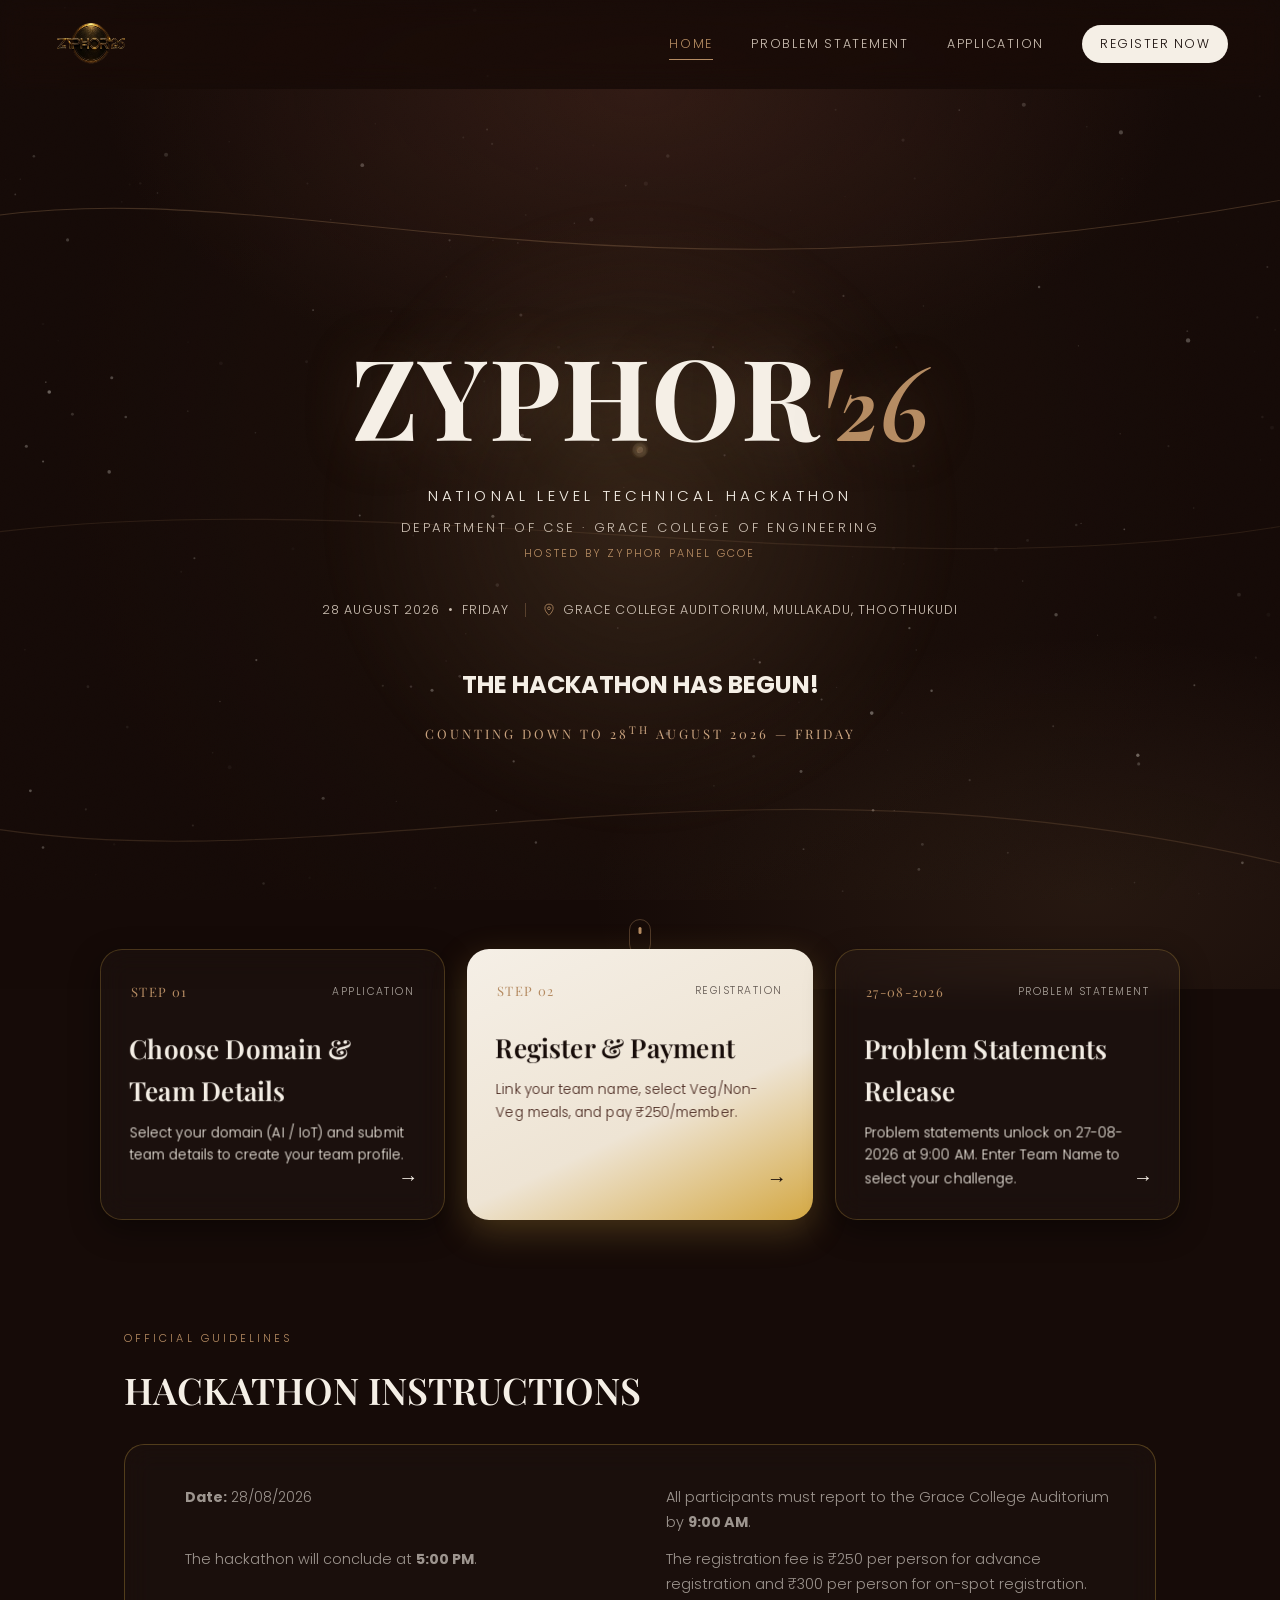
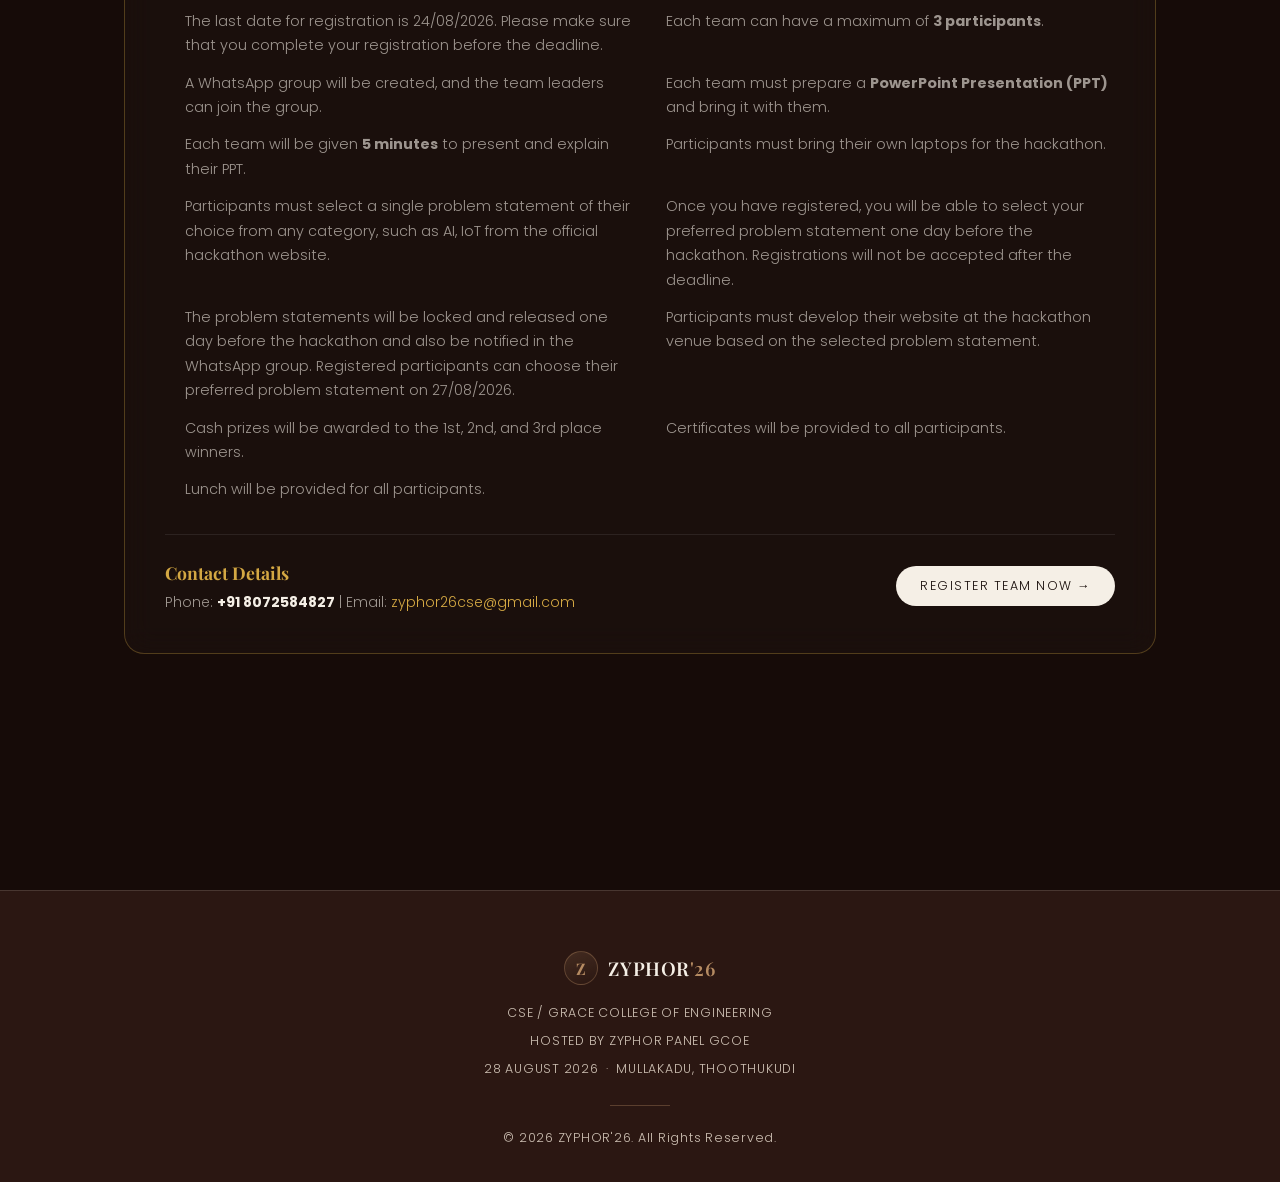
<file: index.html>
<!DOCTYPE html>
<html lang="en">
<!-- GIT TEST -->
<head>
  <meta charset="UTF-8" />
  <meta name="viewport" content="width=device-width, initial-scale=1.0" />
  <title>ZYPHOR'26 — Technical Hackathon | Grace College of Engineering</title>
  <meta name="description"
    content="ZYPHOR'26 — a national-level technical hackathon hosted by Zyphor Panel GCOE, Grace College of Engineering, Mullakadu, Thoothukudi." />
  <link rel="preconnect" href="https://fonts.googleapis.com">
  <link rel="preconnect" href="https://fonts.gstatic.com" crossorigin>
  <link
    href="https://fonts.googleapis.com/css2?family=Playfair+Display:ital,wght@0,500;0,600;0,700;1,500&family=Cormorant+Garamond:ital,wght@0,500;1,500&family=Poppins:wght@300;400;500;600;700&display=swap"
    rel="stylesheet">
  <link rel="stylesheet" href="style.css">
  <link rel="icon" type="image/png" href="./images/logo-new.png">
</head>

<body>
  <script>
  const eventDate = new Date("August 28, 2026 09:00:00").getTime();

  const countdown = setInterval(() => {
    const now = new Date().getTime();
    const distance = eventDate - now;

    if (distance <= 0) {
      clearInterval(countdown);
      document.querySelector(".countdown").innerHTML =
        "<h2>THE HACKATHON HAS BEGUN!</h2>";
      return;
    }

    const days = Math.floor(distance / (1000 * 60 * 60 * 24));
    const hours = Math.floor(
      (distance % (1000 * 60 * 60 * 24)) / (1000 * 60 * 60)
    );
    const minutes = Math.floor(
      (distance % (1000 * 60 * 60)) / (1000 * 60)
    );
    const seconds = Math.floor(
      (distance % (1000 * 60)) / 1000
    );

    document.getElementById("days").textContent =
      String(days).padStart(2, "0");

    document.getElementById("hours").textContent =
      String(hours).padStart(2, "0");

    document.getElementById("minutes").textContent =
      String(minutes).padStart(2, "0");

    document.getElementById("seconds").textContent =
      String(seconds).padStart(2, "0");
  }, 1000);
</script>

  <!-- 3D Galaxy Canvas Element -->
  <canvas id="galaxyCanvas"></canvas>
  <div class="grain-overlay" aria-hidden="true"></div>

  <!-- ================= HEADER ================= -->
  <header class="site-header" id="siteHeader">
    <div class="header-inner">
      <a href="index.html" class="brand">
  <img src="./images/logo-new.png" alt="ZYPHOR'26 Logo" class="brand-logo">
</a>

      <nav class="main-nav" id="mainNav">
      <a href="index.html" class="nav-link nav-link--active">Home</a>
      <a href="statement.html" class="nav-link">Problem Statement</a>
      <a href="problem-statement.html" class="nav-link">Application</a>
      <a href="register.html" class="nav-link nav-link--cta">Register Now</a>
    </nav>

      <button class="nav-toggle" id="navToggle" aria-label="Toggle navigation" aria-expanded="false">
        <span></span><span></span><span></span>
      </button>
    </div>
  </header>

  <!-- ================= HERO ================= -->
  <section class="hero" id="top">
    <div class="hero-bg" aria-hidden="true">
      <svg class="hero-lines" viewBox="0 0 1200 800" preserveAspectRatio="none">
        <path class="line line-1" d="M-50,120 C 250,60 550,220 1250,90" />
        <path class="line line-2" d="M-50,650 C 300,720 700,560 1250,700" />
        <path class="line line-3" d="M-50,400 C 350,340 850,460 1250,380" />
      </svg>
      <div class="hero-glow"></div>
    </div>

    <div class="hero-content reveal">
      <div class="hero-logo" aria-label="ZYPHOR'26 logo">
    
</div>

      <h1 class="hero-title">ZYPHOR<span class="hero-title-accent">'26</span></h1>

      <p class="hero-tagline">NATIONAL LEVEL TECHNICAL HACKATHON</p>
      <p class="hero-sub">DEPARTMENT OF CSE &middot; GRACE COLLEGE OF ENGINEERING</p>
      <p class="hero-host">HOSTED BY ZYPHOR PANEL GCOE</p>

      <div class="hero-meta">
        <span class="hero-date">28 AUGUST 2026 &nbsp;&bull;&nbsp; FRIDAY</span>
        <span class="hero-divider" aria-hidden="true"></span>
        <span class="hero-venue">
          <svg class="pin-icon" viewBox="0 0 24 24" fill="none" aria-hidden="true">
            <path d="M12 21s7-6.2 7-12a7 7 0 1 0-14 0c0 5.8 7 12 7 12Z" stroke="currentColor" stroke-width="1.4" />
            <circle cx="12" cy="9" r="2.4" stroke="currentColor" stroke-width="1.4" />
          </svg>
          GRACE COLLEGE AUDITORIUM, MULLAKADU, THOOTHUKUDI
        </span>
      </div>

      <div class="countdown">
  <div>
    <span id="days">00</span>
    <small>DAYS</small>
  </div>

  <div>
    <span id="hours">00</span>
    <small>HOURS</small>
  </div>

  <div>
    <span id="minutes">00</span>
    <small>MINUTES</small>
  </div>

  <div>
    <span id="seconds">00</span>
    <small>SECONDS</small>
  </div>
</div>
      <p class="countdown-label">COUNTING DOWN TO 28<sup>TH</sup> AUGUST 2026 — FRIDAY</p>
    </div>

    <div class="scroll-cue reveal" aria-hidden="true">
      <span></span>
    </div>
  </section>

  <!-- ================= ACTION CARDS ================= -->
  <section class="action-section reveal">
    <div class="action-grid" style="grid-template-columns: repeat(auto-fit, minmax(280px, 1fr));">
      <a href="problem-statement.html" class="action-card action-card--outline">
        <div class="action-card-top">
          <span class="action-eyebrow">STEP 01</span>
          <span class="action-tag">Application</span>
        </div>
        <h3>Choose Domain &amp; Team Details</h3>
        <p>Select your domain (AI / IoT) and submit team details to create your team profile.</p>
        <span class="action-arrow" aria-hidden="true">&rarr;</span>
      </a>

      <a href="register.html" class="action-card action-card--solid">
        <div class="action-card-top">
          <span class="action-eyebrow">STEP 02</span>
          <span class="action-tag">Registration</span>
        </div>
        <h3>Register &amp; Payment</h3>
        <p>Link your team name, select Veg/Non-Veg meals, and pay ₹250/member.</p>
        <span class="action-arrow" aria-hidden="true">&rarr;</span>
      </a>

      <a href="statement.html" class="action-card action-card--outline">
        <div class="action-card-top">
          <span class="action-eyebrow">27-08-2026</span>
          <span class="action-tag">Problem Statement</span>
        </div>
        <h3>Problem Statements Release</h3>
        <p>Problem statements unlock on 27-08-2026 at 9:00 AM. Enter Team Name to select your challenge.</p>
        <span class="action-arrow" aria-hidden="true">&rarr;</span>
      </a>
    </div>
  </section>

  <!-- ================= HACKATHON INSTRUCTIONS ================= -->
  <main class="participate-page">

    <section class="about-section reveal">
      <p class="eyebrow">Official Guidelines</p>
      <h3 class="section-title">HACKATHON INSTRUCTIONS</h3>
      <div
        style="background: rgba(255,255,255,0.02); border: 1px solid rgba(212,168,67,0.3); border-radius: 20px; padding: 2.5rem; margin-top: 1.5rem; backdrop-filter: blur(14px);">
        <ul
          style="display: grid; grid-template-columns: repeat(auto-fit, minmax(320px, 1fr)); gap: 0.8rem 2rem; color: var(--cream-60); font-size: 0.9rem; line-height: 1.7; padding-left: 1.25rem;">
          <li><strong>Date:</strong> 28/08/2026</li>
          <li>All participants must report to the Grace College Auditorium by <strong>9:00 AM</strong>.</li>
          <li>The hackathon will conclude at <strong>5:00 PM</strong>.</li>
          <li>The registration fee is ₹250 per person for advance registration and ₹300 per person for on-spot registration.</li>
          <li>The last date for registration is 24/08/2026. Please make sure that you complete your registration before the deadline.</li>
          <li>Each team can have a maximum of <strong>3 participants</strong>.</li>
          <li>A WhatsApp group will be created, and the team leaders can join the group.</li>
          <li>Each team must prepare a <strong>PowerPoint Presentation (PPT)</strong> and bring it with them.</li>
          <li>Each team will be given <strong>5 minutes</strong> to present and explain their PPT.</li>
          <li>Participants must bring their own laptops for the hackathon.</li>
          <li>Participants must select a single problem statement of their choice from any category, such as AI, IoT from the official hackathon website.</li>
          <li>Once you have registered, you will be able to select your preferred problem statement one day before the hackathon. Registrations will not be accepted after the deadline.</li>
          <li>The problem statements will be locked and released one day before the hackathon and also be notified in the WhatsApp group. Registered participants can choose their preferred problem statement on 27/08/2026.</li>
          <li>Participants must develop their website at the hackathon venue based on the selected problem statement.</li>
          <li>Cash prizes will be awarded to the 1st, 2nd, and 3rd place winners.</li>
          <li>Certificates will be provided to all participants.</li>
          <li>Lunch will be provided for all participants.</li>
        </ul>

        <div
          style="margin-top: 2rem; padding-top: 1.5rem; border-top: 1px solid rgba(255,255,255,0.08); display: flex; justify-content: space-between; align-items: center; flex-wrap: wrap; gap: 1rem;">
          <div>
            <h4
              style="font-family: var(--font-display); font-size: 1.1rem; color: var(--gold); margin-bottom: 0.25rem;">
              Contact Details</h4>
            <p style="font-size: 0.88rem; color: var(--cream-60); margin: 0;">Phone: <strong
                style="color: var(--cream);">+91 8072584827</strong> | Email: <a href="mailto:zyphor26cse@gmail.com"
                style="color: var(--gold);">zyphor26cse@gmail.com</a></p>
          </div>
          <a href="register.html" class="nav-link nav-link--cta" style="padding: 10px 24px;">Register Team Now
            &rarr;</a>
        </div>
      </div>
    </section>

  </main>

  <!-- ================= FOOTER ================= -->
  <footer class="site-footer">
    <div class="footer-inner">
      <div class="footer-brand">
        <span class="brand-mark" aria-hidden="true">Z</span>
        <span class="brand-text">ZYPHOR<span class="brand-apos">'26</span></span>
      </div>
      <p>CSE / GRACE COLLEGE OF ENGINEERING</p>
      <p>HOSTED BY ZYPHOR PANEL GCOE</p>
      <p>28 AUGUST 2026 &nbsp;&middot;&nbsp; MULLAKADU, THOOTHUKUDI</p>
      <div class="footer-rule" aria-hidden="true"></div>
      <p class="footer-copyright">&copy; 2026 ZYPHOR'26. All Rights Reserved.</p>
    </div>
  </footer>

  <script src="galaxy.js"></script>
  <script>
    const siteHeader = document.getElementById("siteHeader");
    window.addEventListener("scroll", () => {
      siteHeader.classList.toggle("scrolled", window.scrollY > 12);
    }, { passive: true });

    const navToggle = document.getElementById("navToggle");
    const mainNav = document.getElementById("mainNav");
    navToggle?.addEventListener("click", () => {
      const open = mainNav.classList.toggle("is-open");
      navToggle.setAttribute("aria-expanded", String(open));
    });

    const revealEls = document.querySelectorAll(".reveal");
    if (revealEls.length) {
      const obs = new IntersectionObserver(entries => {
        entries.forEach(e => {
          if (e.isIntersecting) {
            e.target.classList.add("is-visible");
            obs.unobserve(e.target);
          }
        });
      }, { threshold: 0.12, rootMargin: "0px 0px -40px 0px" });
      revealEls.forEach(el => obs.observe(el));
    }
  </script>
</body>

</html>
</file>
<file: style.css>
/* =========================================================
   ZYPHOR'26 — Premium Brown + White Theme
   ========================================================= */

:root{
  --primary:#2B1712;
  --dark-brown:#160B08;
  --brown:#4A2920;
  --cream:#F5EFE6;
  --white:#FFFFFF;
  --beige:#CFC2B5;
  --bronze:#B58B62;

  --bronze-soft: rgba(181,139,98,0.35);
  --cream-soft: rgba(245,239,230,0.08);
  --glass-bg: rgba(245,239,230,0.05);
  --glass-border: rgba(245,239,230,0.14);

  /* ── Aliases used across new pages ── */
  --bg:       #0f0c04;
  --gold:     #d4a843;
  --cream-60: rgba(245,239,230,0.6);

  --font-display: 'Playfair Display', 'Cormorant Garamond', serif;
  --font-serif-italic: 'Cormorant Garamond', serif;
  --font-body: 'Poppins', 'Inter', sans-serif;

  --radius-lg: 22px;
  --radius-md: 14px;
  --radius-sm: 8px;

  --ease: cubic-bezier(.22,.9,.32,1);
  --bounce: cubic-bezier(.34, 1.56, .64, 1);
}

*{ box-sizing:border-box; margin:0; padding:0; }
html{ scroll-behavior:smooth; }
[hidden]{ display:none !important; }

@media (prefers-reduced-motion: reduce){
  html{ scroll-behavior:auto; }
  *{ animation-duration:0.001ms !important; animation-iteration-count:1 !important; transition-duration:0.001ms !important; }
}

body{
  background:var(--dark-brown);
  color:var(--cream);
  font-family:var(--font-body);
  font-weight:300;
  line-height:1.6;
  overflow-x:hidden;
  -webkit-font-smoothing:antialiased;
}

::selection{ background:var(--bronze); color:var(--dark-brown); }

a{ color:inherit; text-decoration:none; }
button{ font-family:inherit; cursor:pointer; border:none; background:none; color:inherit; }
input, select{ font-family:inherit; }
img{ max-width:100%; display:block; }
ul{ list-style:none; }

/* focus visibility */
a:focus-visible, button:focus-visible, input:focus-visible, select:focus-visible{
  outline:2px solid var(--bronze);
  outline-offset:3px;
}

/* ---------- 3D space / particle scene canvas ---------- */
/* This is the single most important rule for the background effect:
   without it the <canvas id="galaxyCanvas"> already sitting in every
   page's HTML renders as a default 300x150 inline box instead of a
   fullscreen backdrop. galaxy.js only sets inline positioning when it
   creates the canvas itself — since every page already has the tag,
   that branch never runs, so this CSS is what actually positions it. */
#galaxyCanvas{
  position:fixed;
  inset:0;
  width:100vw;
  height:100vh;
  z-index:-1;
  pointer-events:none;
  display:block;
}

/* ---------- grain / noise overlay ---------- */
.grain-overlay{
  position:fixed; inset:0; z-index:1000; pointer-events:none;
  opacity:0.035; mix-blend-mode:overlay;
  background-image:url("data:image/svg+xml,%3Csvg xmlns='http://www.w3.org/2000/svg' width='120' height='120'%3E%3Cfilter id='n'%3E%3CfeTurbulence type='fractalNoise' baseFrequency='0.9' numOctaves='2' stitchTiles='stitch'/%3E%3C/filter%3E%3Crect width='100%25' height='100%25' filter='url(%23n)'/%3E%3C/svg%3E");
}

/* =========================================================
   HEADER
   ========================================================= */
.site-header{
  position:sticky; top:0; z-index:200;
  background:rgba(22,11,8,0.55);
  backdrop-filter:blur(14px) saturate(140%);
  -webkit-backdrop-filter:blur(14px) saturate(140%);
  border-bottom:1px solid transparent;
  transition:background .4s var(--ease), border-color .4s var(--ease), box-shadow .4s var(--ease);
}
.site-header.scrolled{
  background:rgba(22,11,8,0.86);
  border-bottom-color:var(--glass-border);
  box-shadow:0 12px 30px -18px rgba(0,0,0,0.7);
}

.header-inner{
  max-width:1240px; margin:0 auto;
  display:flex; align-items:center; justify-content:space-between;
  padding:18px 32px;
}

.brand{ display:flex; align-items:center; gap:10px; }
.brand-mark{
  width:34px; height:34px; border-radius:50%;
  display:flex; align-items:center; justify-content:center;
  border:1px solid var(--bronze-soft);
  font-family:var(--font-display); font-weight:700; font-size:16px;
  color:var(--bronze);
  background:linear-gradient(160deg, rgba(181,139,98,0.18), transparent);
}
.brand-text{
  font-family:var(--font-display); font-weight:600; letter-spacing:.03em;
  font-size:19px; color:var(--cream);
}
.brand-apos{ color:var(--bronze); }

.main-nav{ display:flex; align-items:center; gap:38px; }
.nav-link{
  font-size:12.5px; letter-spacing:.14em; text-transform:uppercase;
  color:var(--beige); position:relative; padding:6px 0;
  transition:color .3s var(--ease);
}
.nav-link::after{
  content:""; position:absolute; left:0; right:0; bottom:0; height:1px;
  background:var(--bronze); transform:scaleX(0); transform-origin:right;
  transition:transform .35s var(--ease);
}
.nav-link:hover{ color:var(--cream); }
.nav-link:hover::after{ transform:scaleX(1); transform-origin:left; }

.nav-link--cta{
  color:var(--dark-brown); background:var(--cream);
  padding:9px 18px; border-radius:999px; letter-spacing:.12em;
  transition:transform .32s var(--bounce), box-shadow .3s var(--ease), background .3s var(--ease);
}
.nav-link--cta::after{ display:none; }
.nav-link--cta{ animation:pulseGlow 3.4s ease-in-out infinite; }
.nav-link--cta:hover{
  transform:translateY(-2px) scale(1.08);
  box-shadow:0 10px 24px -10px rgba(245,239,230,0.4), 0 0 28px rgba(212,168,67,0.35);
  background:var(--bronze); color:var(--dark-brown);
  animation-play-state:paused;
}
.nav-link--cta:active{
  transform:translateY(0) scale(0.93);
  transition-duration:.12s;
}

/* Active page indicator */
.nav-link--active{
  color:var(--bronze) !important;
}
.nav-link--active::after{
  transform:scaleX(1) !important;
  background:var(--bronze);
}

.nav-toggle{
  display:none; flex-direction:column; gap:5px; width:26px; padding:6px 0;
  transition: transform .28s var(--bounce);
}
.nav-toggle:hover{ transform: scale(1.12); }
.nav-toggle:active{ transform: scale(0.88); transition-duration: .12s; }
.nav-toggle span{
  display:block; height:1.5px; width:100%; background:var(--cream);
  transition:transform .35s var(--ease), opacity .3s var(--ease);
}
.nav-toggle[aria-expanded="true"] span:nth-child(1){ transform:translateY(6.5px) rotate(45deg); }
.nav-toggle[aria-expanded="true"] span:nth-child(2){ opacity:0; }
.nav-toggle[aria-expanded="true"] span:nth-child(3){ transform:translateY(-6.5px) rotate(-45deg); }




/* =========================================================
   HERO
   ========================================================= */
.hero{
  position:relative; min-height:100svh;
  display:flex; align-items:center; justify-content:center;
  padding:120px 24px 80px;
  background:
    radial-gradient(ellipse 70% 55% at 50% 0%, rgba(74,41,32,0.5), transparent 60%),
    radial-gradient(ellipse 60% 45% at 85% 90%, rgba(181,139,98,0.10), transparent 65%),
    rgba(22,11,8,0.55);
  overflow:hidden;
}

.hero-bg{ position:absolute; inset:0; z-index:0; }
.hero-lines{ position:absolute; inset:0; width:100%; height:100%; opacity:.28; }
.line{ fill:none; stroke:var(--bronze); stroke-width:1; }
.line-1{ animation:drift 22s ease-in-out infinite; }
.line-2{ animation:drift 26s ease-in-out infinite reverse; opacity:.7; }
.line-3{ animation:drift 30s ease-in-out infinite; opacity:.5; }
@keyframes drift{
  0%,100%{ transform:translateY(0px); }
  50%{ transform:translateY(-14px); }
}

.hero-glow{
  position:absolute; top:12%; left:50%; translate:-50% 0;
  width:640px; height:640px; border-radius:50%;
  background:radial-gradient(circle, rgba(181,139,98,0.16), transparent 70%);
  filter:blur(10px);
}

.particle{
  position:absolute; width:3px; height:3px; border-radius:50%;
  background:var(--beige); opacity:.5;
  animation:float 9s ease-in-out infinite;
}
.p1{ top:22%; left:14%; animation-delay:0s; }
.p2{ top:65%; left:22%; animation-delay:1.5s; }
.p3{ top:38%; left:82%; animation-delay:3s; }
.p4{ top:75%; left:70%; animation-delay:4.5s; }
.p5{ top:16%; left:60%; animation-delay:2.2s; }
@keyframes float{
  0%,100%{ transform:translateY(0) scale(1); opacity:.35; }
  50%{ transform:translateY(-22px) scale(1.6); opacity:.75; }
}

.hero-content{
  position:relative; z-index:2; text-align:center; max-width:820px;
  margin-top:-56px;
}

.hero-logo{ margin-bottom:22px; }
.hero-logo-mark{
  display:inline-block; font-family:var(--font-body); font-size:10.5px;
  letter-spacing:.3em; color:var(--bronze); text-transform:uppercase;
  border:1px solid var(--bronze-soft); border-radius:999px; padding:7px 18px;
  background:var(--glass-bg);
}

.hero-title{
  font-family:var(--font-display); font-weight:700;
  font-size:clamp(3.4rem, 10vw, 7rem);
  letter-spacing:.01em; line-height:1;
  color:var(--cream);
  text-shadow:0 0 60px rgba(181,139,98,0.25);
}
.hero-title-accent{ color:var(--bronze); font-style:italic; font-family:var(--font-serif-italic); }

.hero-tagline{
  margin-top:22px; font-size:clamp(13px,2vw,15px); letter-spacing:.28em;
  text-transform:uppercase; color:var(--cream);
}
.hero-sub{
  margin-top:10px; font-size:clamp(11px,1.8vw,13px); letter-spacing:.2em;
  text-transform:uppercase; color:var(--beige);
}
.hero-host{
  margin-top:6px; font-size:11px; letter-spacing:.2em; text-transform:uppercase; color:var(--bronze);
}

.hero-meta{
  margin-top:38px; display:flex; flex-wrap:wrap; align-items:center; justify-content:center; gap:16px;
  font-size:12.5px; letter-spacing:.08em; color:var(--beige);
}
.hero-divider{ width:1px; height:14px; background:var(--bronze-soft); }
.hero-venue{ display:inline-flex; align-items:center; gap:7px; }
.pin-icon{ width:14px; height:14px; color:var(--bronze); flex-shrink:0; }

.scroll-cue{
  position:absolute; bottom:34px; left:50%; translate:-50% 0; z-index:2;
  width:22px; height:36px; border:1px solid var(--bronze-soft); border-radius:999px;
}
.scroll-cue span{
  position:absolute; top:7px; left:50%; translate:-50% 0;
  width:3px; height:7px; border-radius:999px; background:var(--bronze);
  animation:scrollDot 2s ease-in-out infinite;
}
@keyframes scrollDot{
  0%{ transform:translate(-50%,0); opacity:1; }
  70%{ opacity:.2; }
  100%{ transform:translate(-50%,14px); opacity:0; }
}
.countdown {
  display: flex;
  justify-content: center;
  align-items: center;
  gap: 18px;
  margin-top: 46px;
}

.countdown div {
  min-width: 90px;
  padding: 18px 12px;
  border: 1px solid rgba(255, 255, 255, 0.25);
  border-radius: 14px;
  background: rgba(255, 255, 255, 0.06);
  backdrop-filter: blur(10px);
  text-align: center;
}

.countdown span {
  display: block;
  font-size: 42px;
  font-weight: 700;
  color: #fff;
  letter-spacing: 2px;
}

.countdown small {
  display: block;
  margin-top: 5px;
  font-size: 10px;
  letter-spacing: 2px;
  color: #c9a27e;
}

.countdown-label {
  margin-top: 16px;
  text-align: center;
  font-family: var(--font-display, 'Playfair Display', serif);
  font-size: 13px;
  letter-spacing: 3px;
  color: #c9a27e;
  text-transform: uppercase;
}
.brand-logo {
  height: 52px;
  width: auto;
  object-fit: contain;
  display: block;
}

/* =========================================================
   REVEAL ANIMATIONS
   ========================================================= */
.reveal{
  opacity:0; transform:translateY(26px);
  transition:opacity .8s var(--ease), transform .8s var(--ease);
}
.reveal.is-visible{ opacity:1; transform:translateY(0); }

/* =========================================================
   ACTION CARDS
   ========================================================= */
.action-section{ padding:0 24px; margin-top:-40px; position:relative; z-index:3; }
.action-grid{
  max-width:1080px; margin:0 auto;
  display:grid; grid-template-columns:1fr 1fr; gap:22px;
}

/* =========================================================
   3D FLOATING & GLOW EFFECTS
   ========================================================= */
@keyframes float3D {
  0%, 100% { transform: translateY(0px) rotateX(0deg) rotateY(0deg); }
  50% { transform: translateY(-8px) rotateX(1deg) rotateY(-1deg); }
}

@keyframes pulseGlow {
  0%, 100% { box-shadow: 0 0 15px rgba(212, 168, 67, 0.2), 0 0 30px rgba(212, 168, 67, 0.08); }
  50% { box-shadow: 0 0 25px rgba(212, 168, 67, 0.45), 0 0 50px rgba(212, 168, 67, 0.2); }
}

/* 3D Glassmorphism Cards */
.action-card {
  position:relative; display:block; padding:32px 30px 30px;
  border-radius:var(--radius-lg); overflow:hidden;
  transform-style: preserve-3d;
  perspective: 1000px;
  transition: transform .45s cubic-bezier(0.2, 0.8, 0.2, 1), box-shadow .45s cubic-bezier(.22,.9,.32,1), border-color .45s cubic-bezier(.22,.9,.32,1);
}
.action-card-top{ display:flex; align-items:center; justify-content:space-between; margin-bottom:26px; }
.action-eyebrow{ font-family:var(--font-display); font-size:13px; color:var(--bronze); letter-spacing:.1em; }
.action-tag{ font-size:10.5px; letter-spacing:.14em; text-transform:uppercase; opacity:.65; }
.action-card h3{ font-family:var(--font-display); font-weight:600; font-size:26px; margin-bottom:10px; transform: translateZ(15px); }
.action-card p{ font-size:13.5px; line-height:1.65; max-width:34ch; transform: translateZ(10px); }
.action-arrow{
  position:absolute; right:26px; bottom:26px; font-size:20px;
  transition:transform .4s var(--ease);
}
.action-card:hover .action-arrow{ transform:translateX(8px) scale(1.15); }
.action-card:hover{
  transform: translateY(-8px) rotateX(2deg) scale(1.02);
}

.action-card--outline{
  background:rgba(255,255,255,0.025);
  border:1px solid rgba(212,168,67,0.25);
  color:var(--cream);
  backdrop-filter:blur(14px);
  box-shadow: 0 10px 30px rgba(0,0,0,0.4);
}
.action-card--outline:hover{
  border-color:var(--gold);
  box-shadow: 0 20px 50px rgba(212,168,67,0.3), inset 0 0 20px rgba(212,168,67,0.08);
}

.action-card--solid{
  background:linear-gradient(155deg, #f5efe6, #eee4d4 60%, #d4a843);
  color:var(--dark-brown);
  box-shadow: 0 12px 35px rgba(212,168,67,0.25);
}
.action-card--solid p{ color:var(--brown); }
.action-card--solid:hover{
  box-shadow: 0 22px 55px rgba(212,168,67,0.45), 0 26px 60px -22px rgba(245,239,230,0.35);
}

/* =========================================================
   SHARED SECTION TYPOGRAPHY
   ========================================================= */
.eyebrow{
  font-size:11px; letter-spacing:.28em; text-transform:uppercase; color:var(--bronze);
  margin-bottom:14px;
}
.section-heading{
  font-family:var(--font-display); font-weight:700; font-size:clamp(2.1rem,5vw,3.4rem);
  line-height:1.08; color:var(--cream);
}
.section-title{
  font-family:var(--font-display); font-weight:600; font-size:clamp(1.6rem,3.6vw,2.3rem);
  color:var(--cream); margin-bottom:18px;
}

.participate-page{ max-width:1080px; margin:0 auto; padding:110px 24px 40px; }
.participate-header{ text-align:center; margin-bottom:70px; }
.participate-note{
  max-width:56ch; margin:20px auto 0; color:var(--beige); font-size:14.5px;
}

/* =========================================================
   ABOUT
   ========================================================= */
.about-section{ margin-bottom:96px; }
.about-copy{ max-width:70ch; color:var(--beige); font-size:15px; line-height:1.85; margin-bottom:26px; }

.about-facts{ display:flex; flex-wrap:wrap; gap:10px 14px; margin-bottom:44px; }
.about-facts li{
  font-size:12px; letter-spacing:.05em; color:var(--cream);
  border:1px solid var(--glass-border); border-radius:999px; padding:8px 16px;
  background:var(--glass-bg);
}

.event-visual{
  border-radius:var(--radius-lg); border:1px solid var(--glass-border);
  background:linear-gradient(160deg, rgba(74,41,32,0.5), rgba(22,11,8,0.7));
  padding:2px; overflow:hidden;
}
.event-visual-inner{
  border-radius:calc(var(--radius-lg) - 2px);
  padding:52px 24px; display:flex; flex-direction:column; align-items:center; gap:18px;
  background:
    radial-gradient(ellipse 60% 60% at 50% 20%, rgba(181,139,98,0.14), transparent 70%);
  color:var(--bronze);
}
.event-svg{ width:min(420px,90%); height:auto; }
.event-visual-caption{
  font-size:11px; letter-spacing:.18em; text-transform:uppercase; color:var(--beige);
}

/* =========================================================
   REGISTER SECTION
   ========================================================= */
.register-note{ color:var(--beige); font-size:14px; margin-bottom:40px; max-width:60ch; }

.register-form{
  background:var(--glass-bg); border:1px solid var(--glass-border);
  border-radius:var(--radius-lg); padding:clamp(24px,4vw,48px);
  backdrop-filter:blur(10px);
}

.form-block{ margin-bottom:44px; }
.form-block:last-of-type{ margin-bottom:0; }
.form-block-title{
  display:flex; align-items:center; gap:12px;
  font-family:var(--font-display); font-weight:600; font-size:18px; color:var(--cream);
  margin-bottom:22px; padding-bottom:14px; border-bottom:1px solid var(--glass-border);
}
.form-block-num{
  font-family:var(--font-body); font-size:11px; color:var(--dark-brown);
  background:var(--bronze); width:24px; height:24px; border-radius:50%;
  display:inline-flex; align-items:center; justify-content:center; flex-shrink:0;
}

.field-grid{ display:grid; grid-template-columns:1fr 1fr; gap:22px 24px; }
.field{ display:flex; flex-direction:column; gap:8px; }
.field label{
  font-size:10.5px; letter-spacing:.14em; text-transform:uppercase; color:var(--beige);
}
.field input[type="text"],
.field input[type="email"],
.field select{
  background:rgba(245,239,230,0.05); border:1px solid var(--glass-border);
  border-radius:var(--radius-sm); padding:13px 15px; color:var(--cream); font-size:14px;
  transition:border-color .3s var(--ease), background .3s var(--ease);
}
.field select{ appearance:none; -webkit-appearance:none;
  background-image:url("data:image/svg+xml,%3Csvg xmlns='http://www.w3.org/2000/svg' width='12' height='8'%3E%3Cpath d='M1 1l5 5 5-5' stroke='%23CFC2B5' fill='none' stroke-width='1.4'/%3E%3C/svg%3E");
  background-repeat:no-repeat; background-position:right 15px center;
  padding-right:36px;
}
.field select option{ background:var(--brown); color:var(--cream); }
.field input::placeholder{ color:rgba(207,194,181,0.45); }
.field input:focus, .field select:focus{
  border-color:var(--bronze); background:rgba(245,239,230,0.08); outline:none;
}
.field-hint{ font-size:11px; color:rgba(207,194,181,0.7); }
.field-error{
  font-size:11.5px; color:#e4a08c; min-height:14px; display:none;
}
.field-error.is-visible{ display:block; }
.field.has-error input, .field.has-error select{ border-color:#c46a52; }

.domain-desc{
  margin-top:16px; font-size:13.5px; color:var(--beige); min-height:20px;
  padding-left:14px; border-left:2px solid var(--bronze-soft);
  opacity:0; transform:translateY(4px); transition:opacity .35s var(--ease), transform .35s var(--ease);
}
.domain-desc.is-visible{ opacity:1; transform:translateY(0); }

.member-fields{ margin-top:24px; display:grid; grid-template-columns:1fr 1fr; gap:22px 24px; }

/* Payment */
.payment-grid{ display:grid; grid-template-columns:220px 1fr; gap:28px; align-items:start; }
.qr-box{ display:flex; flex-direction:column; gap:10px; }
.qr-label{ font-size:10.5px; letter-spacing:.14em; text-transform:uppercase; color:var(--beige); }
.qr-frame{
  position:relative; width:100%; aspect-ratio:1/1; border-radius:var(--radius-md);
  border:1px dashed var(--bronze-soft); background:rgba(245,239,230,0.04);
  display:flex; align-items:center; justify-content:center; overflow:hidden;
}
.qr-frame img{ width:100%; height:100%; object-fit:contain; padding:10px; }
.qr-placeholder{
  display:none; align-items:center; justify-content:center; text-align:center;
  font-size:11px; letter-spacing:.1em; color:var(--bronze); padding:12px;
}
.qr-hint{ font-size:11.5px; color:rgba(207,194,181,0.7); }

.upload-field label{ margin-bottom:0; }
.upload-dropzone{
  position:relative; border:1px dashed var(--glass-border); border-radius:var(--radius-md);
  min-height:150px; display:flex; flex-direction:column; align-items:center; justify-content:center;
  gap:10px; padding:18px; text-align:center; transition:border-color .3s var(--ease), background .3s var(--ease);
}
.upload-dropzone.is-dragover{ border-color:var(--bronze); background:rgba(181,139,98,0.08); }
.upload-dropzone input[type="file"]{
  position:absolute; inset:0; opacity:0; cursor:pointer;
}
.upload-copy{ font-size:12.5px; color:var(--beige); max-width:26ch; }
.upload-preview{
  max-height:110px; border-radius:var(--radius-sm); border:1px solid var(--glass-border);
}

/* Confirmation */
.checkbox-field{
  display:flex; align-items:flex-start; gap:10px; font-size:13.5px; color:var(--beige);
  cursor:pointer; margin-bottom:6px;
}
.checkbox-field input{ margin-top:3px; accent-color:var(--bronze); width:16px; height:16px; }

.btn-confirm{
  margin-top:22px; width:100%; padding:16px; border-radius:999px;
  background:var(--cream); color:var(--dark-brown); font-size:13px;
  letter-spacing:.16em; text-transform:uppercase; font-weight:500;
  transition:transform .35s var(--ease), box-shadow .35s var(--ease), background .35s var(--ease);
}
.btn-confirm:hover{
  transform:translateY(-3px); background:var(--bronze);
  box-shadow:0 20px 40px -16px rgba(181,139,98,0.5);
}
.btn-confirm:active{ transform:translateY(-1px); }

.form-status{ margin-top:14px; font-size:12.5px; text-align:center; min-height:16px; color:#e4a08c; }
.form-status.is-success{ color:#a8c9a0; }

/* Success panel */
.success-panel{
  background:linear-gradient(160deg, var(--cream), var(--beige));
  color:var(--dark-brown); border-radius:var(--radius-lg);
  padding:clamp(30px,5vw,54px); text-align:center;
}
.success-mark{
  display:inline-flex; align-items:center; justify-content:center;
  width:52px; height:52px; border-radius:50%; background:var(--brown); color:var(--cream);
  font-size:22px; margin-bottom:16px;
}
.success-panel h4{ font-family:var(--font-display); font-size:24px; margin-bottom:10px; }
.success-panel p{ max-width:52ch; margin:0 auto 22px; color:var(--brown); font-size:14px; }
.btn-outline-cream{
  border:1px solid var(--brown); border-radius:999px; padding:11px 26px;
  font-size:12px; letter-spacing:.1em; text-transform:uppercase; color:var(--brown);
  transition:background .3s var(--ease), color .3s var(--ease);
}
.btn-outline-cream:hover{ background:var(--brown); color:var(--cream); }

/* Info strip */
.info-strip{
  margin-top:56px; display:grid; grid-template-columns:repeat(4,1fr); gap:20px;
  border-top:1px solid var(--glass-border); padding-top:32px;
}
.info-item{ display:flex; flex-direction:column; gap:6px; }
.info-label{ font-size:10px; letter-spacing:.16em; text-transform:uppercase; color:var(--bronze); }
.info-value{ font-size:13px; color:var(--cream); line-height:1.5; }

/* =========================================================
   FOOTER
   ========================================================= */
.site-footer{
  margin-top:100px; padding:60px 24px 34px; text-align:center;
  background:var(--primary); border-top:1px solid var(--glass-border);
}
.footer-inner{ max-width:600px; margin:0 auto; display:flex; flex-direction:column; align-items:center; gap:8px; }
.footer-brand{ display:flex; align-items:center; gap:10px; margin-bottom:10px; }
.site-footer p{ font-size:12.5px; letter-spacing:.06em; color:var(--beige); }
.footer-rule{ width:60px; height:1px; background:var(--bronze-soft); margin:18px 0 14px; }
.footer-copyright{ font-size:11px; color:rgba(207,194,181,0.55); }

/* =========================================================
   RESPONSIVE
   ========================================================= */
@media (max-width:960px){
  .action-grid{ grid-template-columns:1fr; }
  .field-grid, .member-fields{ grid-template-columns:1fr; }
  .payment-grid{ grid-template-columns:1fr; }
  .qr-frame{ max-width:220px; }
  .info-strip{ grid-template-columns:1fr 1fr; }
}

@media (max-width:720px){
  .main-nav{
    position:fixed; inset:64px 0 0 0; z-index:150;
    background:rgba(22,11,8,0.98);
    flex-direction:column; justify-content:flex-start; align-items:flex-start;
    gap:0; padding:20px 32px;
    transform:translateX(100%); transition:transform .4s var(--ease);
  }
  .main-nav.is-open{ transform:translateX(0); }
  .main-nav .nav-link{
    width:100%; padding:18px 0; border-bottom:1px solid var(--glass-border);
    font-size:14px;
  }
  .nav-link--cta{ margin-top:16px; text-align:center; }
  .nav-toggle{ display:flex; }

  .header-inner{ padding:16px 20px; }
  .hero{ padding:110px 20px 60px; }
  .action-section{ margin-top:-28px; }
  .info-strip{ grid-template-columns:1fr; }
}

@media (max-width:480px){
  .hero-title{ font-size:clamp(2.6rem,15vw,3.6rem); }
  .participate-page{ padding:90px 18px 30px; }
  .register-form{ padding:22px 16px; }
  .about-facts li{ font-size:11px; padding:7px 12px; }
}

/* =========================================================
   SHARED 3D TILT + GLOW UTILITIES
   Reused across ps.css / register.css / statement.css / host.css
   so every card and primary button gets the same premium,
   consistent 3D lift + gold glow treatment.
   ========================================================= */
.tilt-card-3d{
  transition: transform .4s cubic-bezier(.22,.9,.32,1), box-shadow .4s cubic-bezier(.22,.9,.32,1), border-color .4s cubic-bezier(.22,.9,.32,1);
  will-change: transform;
}
.tilt-card-3d:hover{
  transform: translateY(-6px) scale(1.012);
  box-shadow: 0 26px 60px -20px rgba(0,0,0,0.55), 0 0 34px rgba(212,168,67,0.16);
}

.glow-btn-3d{
  transition: transform .35s cubic-bezier(.22,.9,.32,1), box-shadow .35s cubic-bezier(.22,.9,.32,1);
}
.glow-btn-3d:hover:not(:disabled){
  transform: translateY(-3px) scale(1.02);
}

@media (prefers-reduced-motion: reduce){
  .nav-link--cta{ animation:none; }
}
</file>
